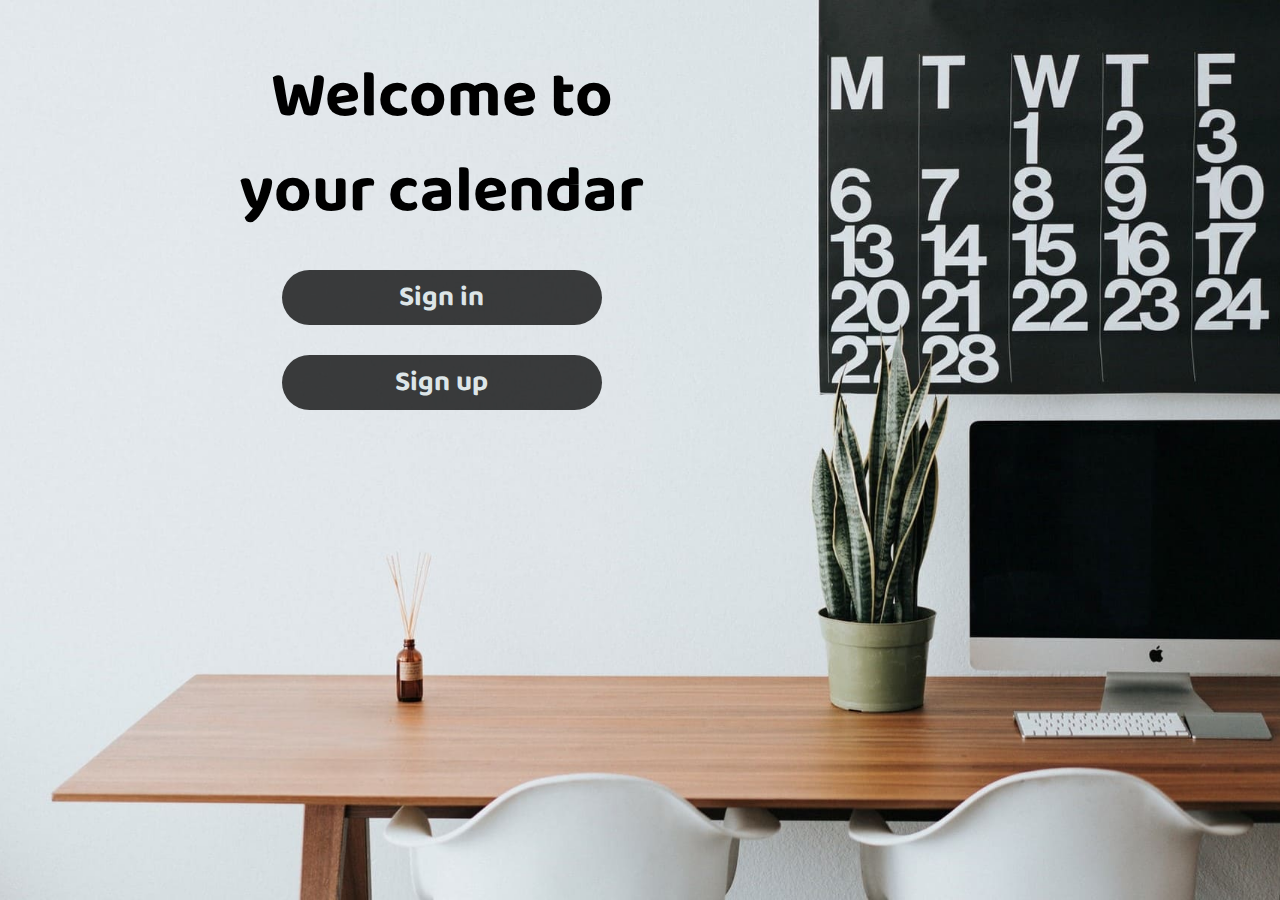
<file: index.html>
<!DOCTYPE html>
<html lang="en">
<head>
    <meta charset="UTF-8">
    <title>Your calendar</title>
    <link href="https://fonts.googleapis.com/css?family=Baloo+Paaji+2&display=swap" rel="stylesheet">
    <link href="index.css" rel="stylesheet">
</head>
<body>
    <main class="main">
        <h1> Welcome to your calendar</h1>
        <form action="log_in.html">
            <button>Sign in</button>
        </form>
        <form action="register.html">
            <button>Sign up</button>
        </form>
    </main>
    
</body>
</html>
</file>
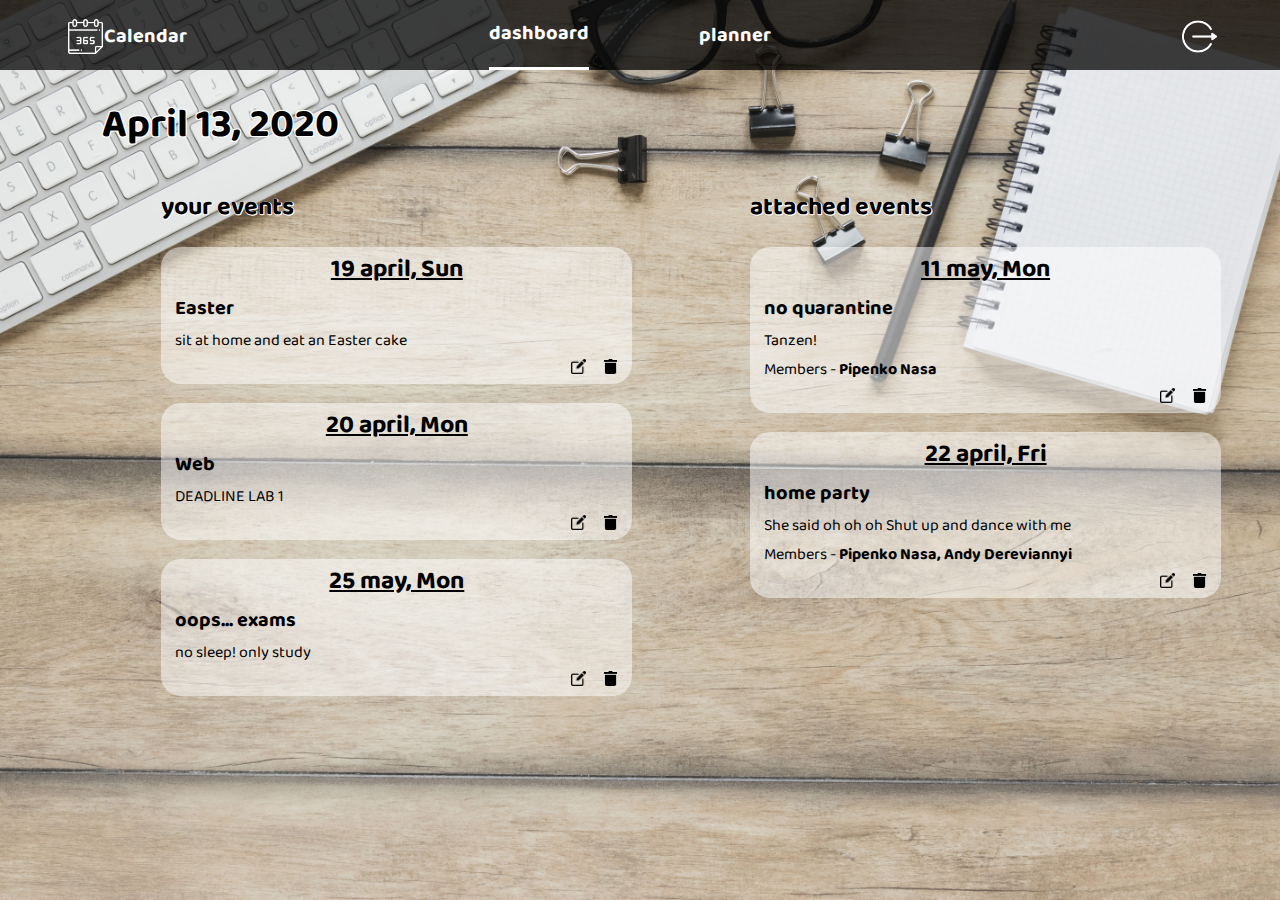
<file: dashboard.html>
<!DOCTYPE html>
<html lang="en">
<head>
    <meta name="viewport" content="width=device-width, initial-scale=1">
    <title>Your calendar</title>
    <link href="https://fonts.googleapis.com/css?family=Baloo+Paaji+2&display=swap" rel="stylesheet">
    <link href="dashboard.css" rel="stylesheet">
</head>
<body>
    <header>
        <div class="icon">
            <img class="icon_img" src="img/calendar.png" alt="icon">
            <h3>Calendar</h3>
        </div>
        <div class="nav">
            <button id="dash">dashboard</button>
            <form action="planning.html">
                <button id="plan">planner</button>
            </form>
        </div>
        <div class="out">
            <a href="index.html"><img src="img/logout.png" alt="out"></a>
        </div>
    </header>
    <main>
        <h1>April 13, 2020</h1>
        <div class = "main_blocks">
            <div class="your_events">
                <h3>your events</h3>
                <div class="event">
                    <h4 class="date">19 april, Sun</h4>
                    <h4 class="title">Easter</h4>
                    <p>sit at home and eat an Easter cake</p>
                    <div class="e_d">
                        <img  src="img/edit.png" alt="edit">
                        <img  src="img/delete.png" alt="delete">
                    </div>
                </div>
                <div class="event">
                    <h4 class="date">20 april, Mon</h4>
                    <h4 class="title">Web</h4>
                    <p>DEADLINE LAB 1</p>
                    <div class="e_d">
                        <img  src="img/edit.png" alt="edit">
                        <img  src="img/delete.png" alt="delete">
                    </div>
                </div>
                <div class="event">
                    <h4 class="date">25 may, Mon</h4>
                    <h4 class="title">oops... exams</h4>
                    <p>no sleep! only study</p>
                    <div class="e_d">
                        <img  src="img/edit.png" alt="edit">
                        <img  src="img/delete.png" alt="delete">
                    </div>
                </div>
            </div>
            <div class="attached_events">
                <h3>attached events</h3>
                <div class="event">
                    <h4 class="date">11 may, Mon</h4>
                    <h4 class="title">no quarantine</h4>
                    <p>Tanzen!</p>
                    <p>Members - <b>Pipenko Nasa</b></p>
                    <div class="e_d">
                        <img  src="img/edit.png" alt="edit">
                        <img  src="img/delete.png" alt="delete">
                    </div>
                </div>
                <div class="event">
                    <h4 class="date">22 april, Fri</h4>
                    <h4 class="title">home party</h4>
                    <p>She said oh oh oh Shut up and dance with me</p>
                    <p>Members - <b>Pipenko Nasa,  Andy Dereviannyi</b></p>
                    <div class="e_d">
                        <img  src="img/edit.png" alt="edit">
                        <img  src="img/delete.png" alt="delete">
                    </div>
                </div>
            </div>
        </div>
    </main>
</body>
</html>
</file>
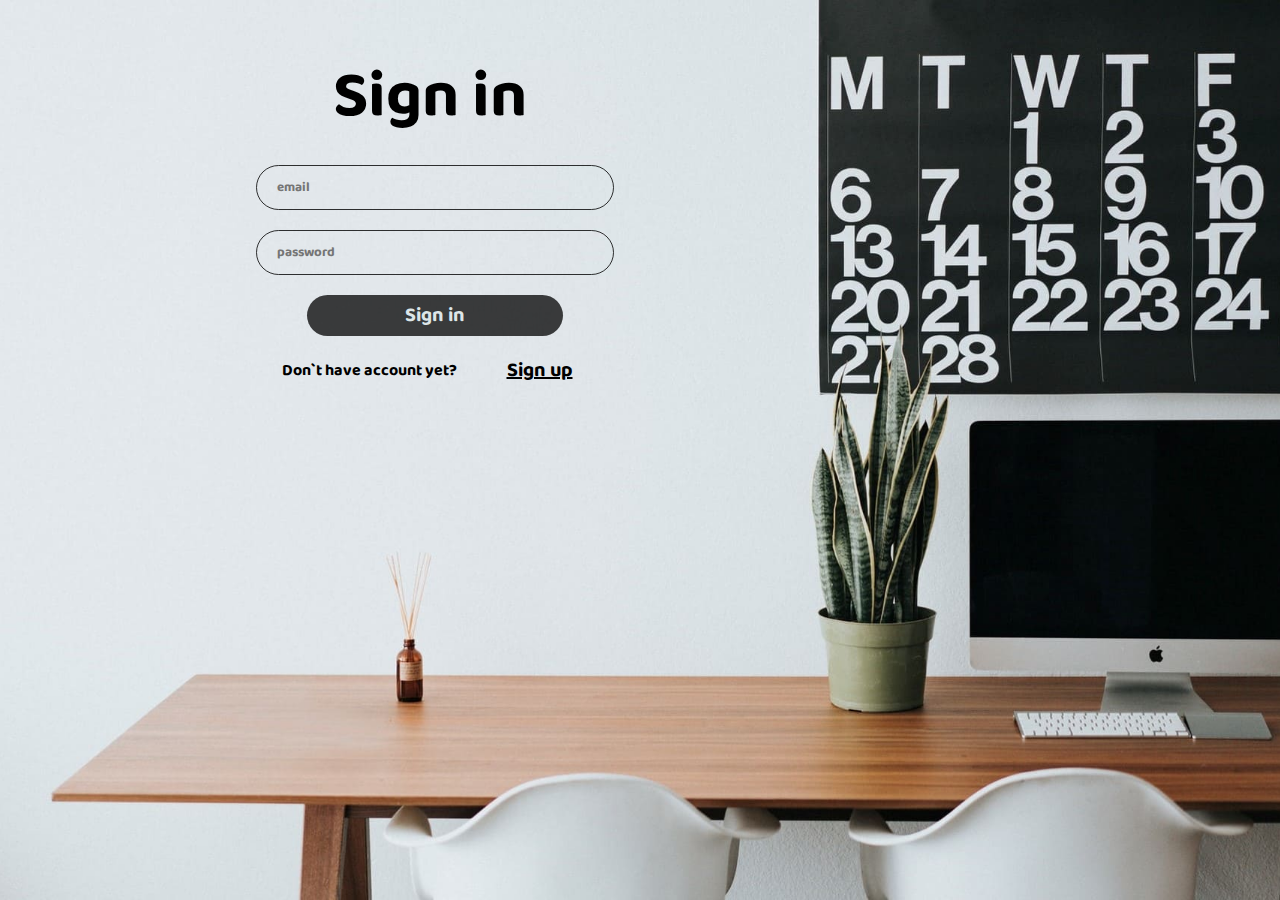
<file: log_in.html>
<!DOCTYPE html>
<html lang="en">
<head>
    <meta name="viewport" content="width=device-width, initial-scale=1">
    <title>Your calendar</title>
    <link href="https://fonts.googleapis.com/css?family=Baloo+Paaji+2&display=swap" rel="stylesheet">
    <link href="log_in.css" rel="stylesheet">
</head>
<body>
    <main class="log_in">
        <h2>Sign in</h2>
        <form action="dashboard.html">
            <div class= "form" >
                <input type="email" class="form_control" placeholder="email" required>
            </div>
            <div class="form">
                <input type="password" class="form_control"placeholder="password" required>
            </div>
            <button type="submit">Sign in</button>
        </form>
        <div class="sign_up">
            <p>Don`t have account yet?</p> <a href="register.html">Sign up</a>
        </div>
    </main>
</body>
</html>
</file>
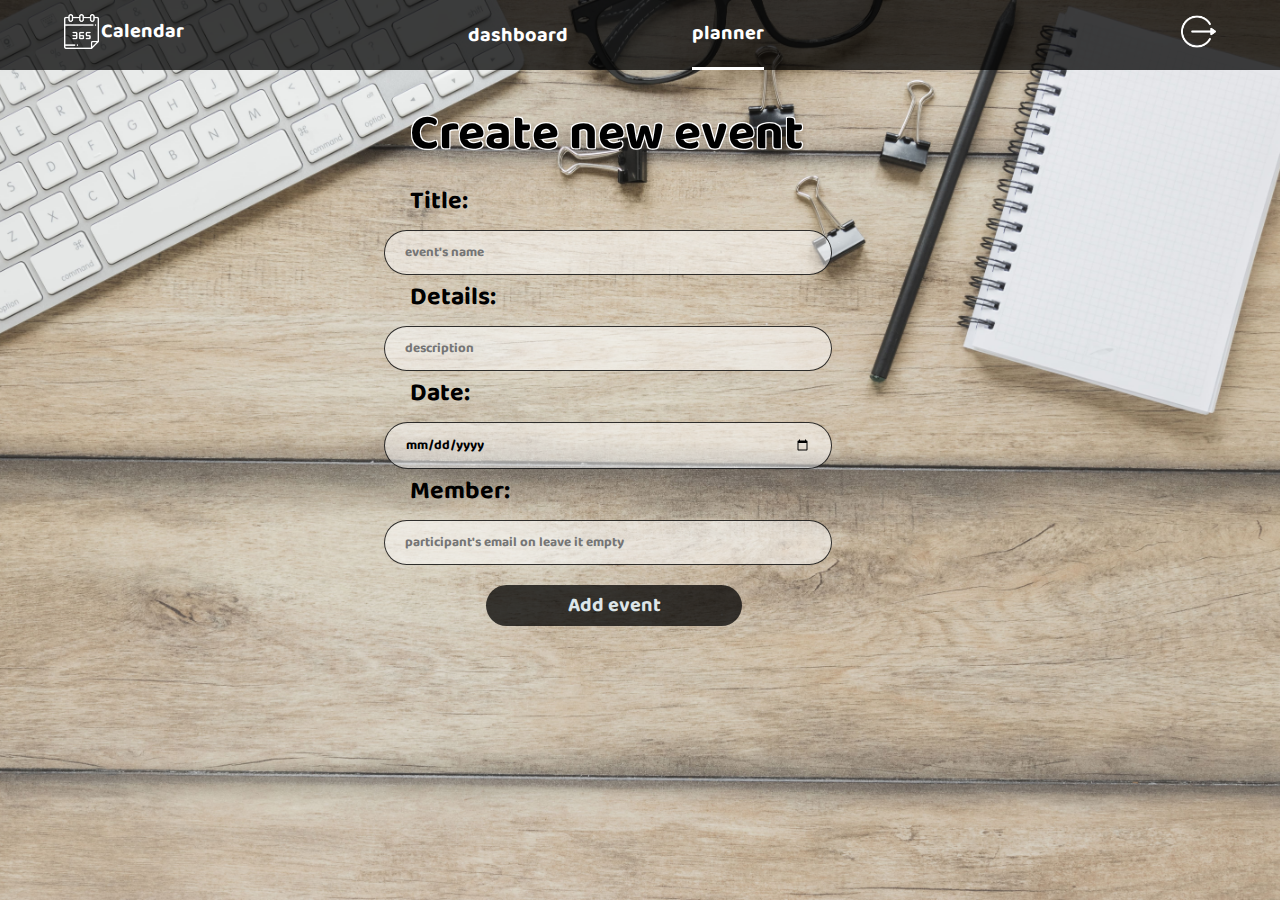
<file: planning.html>
<!DOCTYPE html>
<html lang="en">
<head>
    <meta name="viewport" content="width=device-width, initial-scale=1">
    <title>Your calendar</title>
    <link href="https://fonts.googleapis.com/css?family=Baloo+Paaji+2&display=swap" rel="stylesheet">
    <link href="planning.css" rel="stylesheet">
</head>
<body>
    <header>
        <div class="icon">
            <img class="icon_img" src="img/calendar.png" alt="icon">
            <h3>Calendar</h3>
        </div>
        <div class="nav">
            <form action="dashboard.html">
                <button id="dash">dashboard</button>
            </form>
            <button id="plan">planner</button>
        </div>
        <div class="out">
            <a href="index.html"><img src="img/logout.png" alt="out"></a>
        </div>
    </header>
    <main>
        <h1>Create new event</h1>
        <form action="dashboard.html">
            <h4>Title:</h4>
            <div class= "form" >
                <input type="text" class="form_control" placeholder="event's name" required>
            </div>
            <h4>Details:</h4>
            <div class= "form" >
                <input type="text" class="form_control" placeholder="description" required>
            </div>
            <h4>Date:</h4>
            <div class= "form" >
                <input type="date" class="form_control" placeholder="choose a date" required>
            </div>
            <h4>Member:</h4>
            <div class="form">
                <input type="text" class="form_control"placeholder="participant's email on leave it empty">
            </div>
            <button type="submit">Add event</button>
        </form>

    </main>
</body>
</html>
</file>
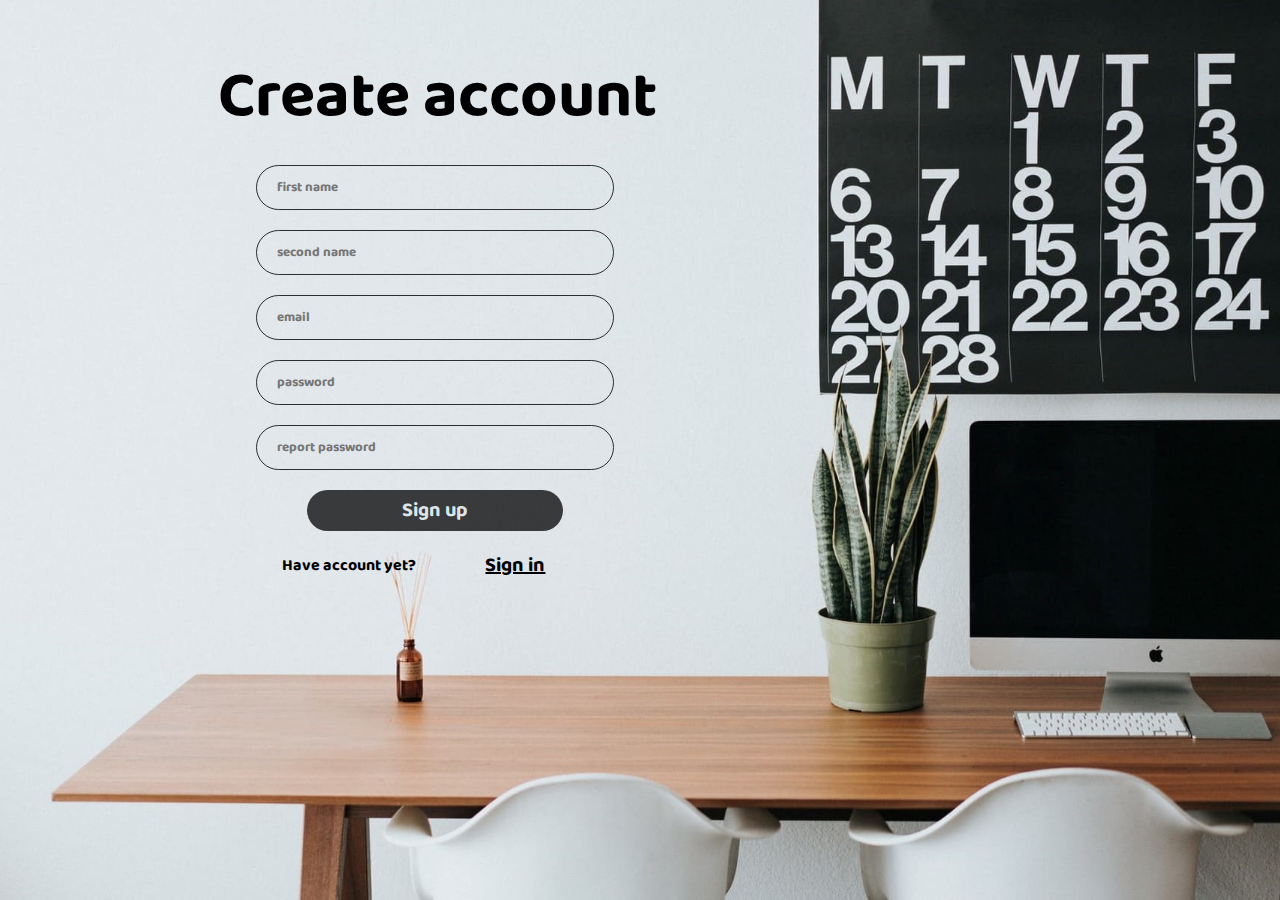
<file: register.html>
<!DOCTYPE html>
<html lang="en">
<head>
    <meta charset="UTF-8">
    <title>Your calendar</title>
    <link href="https://fonts.googleapis.com/css?family=Baloo+Paaji+2&display=swap" rel="stylesheet">
    <link href="register.css" rel="stylesheet"></title>
</head>
<body>
    <main class="register">
        <h2>Create account</h2>
        <form action="#">
            <div class= "form" >
                <input type="text" class="form_control" placeholder="first name" required>
            </div>
            <div class= "form" >
                <input type="text" class="form_control" placeholder="second name" required>
            </div>
            <div class= "form" >
                <input type="email" class="form_control" placeholder="email" required>
            </div>
            <div class="form">
                <input type="password" class="form_control"placeholder="password" required>
            </div>
            <div class="form">
                <input type="password" class="form_control"placeholder="report password" required>
            </div>
        </form>
        <button type="submit">Sign up</button>
        <div class="sign_in">
            <p>Have account yet?</p> <a href="log_in.html">Sign in</a>
        </div>
    </main>
</body>
</html>
</file>
<file: index.css>
*{
    margin: 0;
    padding: 0;
}
body{
    font-family: 'Baloo Paaji 2', cursive;
    width: 100%;
    background-image:url(img/first_page.jpg);
    background-size: cover;
    background-position: center center;
    background-repeat: no-repeat;
    background-attachment: fixed;

}

.main h1{
    margin-top: 50px;
    margin-left: 17%;
    width: 35%;
    font-size: 65px;
    line-height: 95px;
    display: flex;
    align-items: center;
    text-align: center;
    color: #000000;
}

.main button{
    display: block;
    margin-top: 30px;
    margin-left: 22%;
    padding: 3px ;
    width: 25%;
    border-radius: 50px;
    border: none;
    outline: none;
    background: rgba(0, 0, 0, 0.75) ;
    font-family: "Baloo Paaji 2", cursive;
    font-weight: bold;
    font-size: 28px;
    align-items: center;
    text-align: center;
    color: #DDE5E8;
}

button:hover{
    background: rgba(0, 0, 0, 0.5);
    color: white;
    cursor: pointer;
    transition-duration: 0.7s;
}

button:active{
    position:relative;
    cursor: pointer;
}

@media screen and (max-width: 700px){

    *, *:after, *:before {
        box-sizing: border-box;
        padding: 0;
        margin: 0;
        transition: .5s ease-in-out;
    }

/*    bode{
        width: 100%;
        height: 100%;
        background-image: none;
        background-size: contain;
    }*/
    .main h1{
        font-size: 50px;
        margin-left: 25%;
    }
    .main button{
        width: 40%;
    }
}

@media screen and (max-width: 400px){
    *, *:after, *:before {
        box-sizing: border-box;
        padding: 0;
        margin: 0;
        transition: .5s ease-in-out;
    }

    .main h1{
        margin-top: 30%;
        font-size: 50px;
        margin-left: 25%;
        line-height: 80px;
    }

    .main button{
        width: 70%;
        margin-left: 15%;
    }
}
</file>
<file: dashboard.css>
*{
    margin: 0;
    padding: 0;
}
body{
    font-family: 'Baloo Paaji 2', cursive;
    width: 100%;
    background-image:url(img/back2.jpg);
    background-size: cover;
    background-position: center center;
    background-repeat: no-repeat;
    background-attachment: fixed;
    padding-bottom: 5%;
}

header{
    width: 100%;
    height: 70px;
    background-color: rgba(0, 0, 0, 0.75);
    display: flex;
}

.icon{
    display: flex;
    margin-left: 5%;
    padding-top: 1.5%;
}

.icon_img{
    width: 35px;
    height: 35px;
    background: url(img/calendar.png);
}

.icon h3{
    color: #ffffff;
    margin-left: 1.5%;
    font-size: 20px;
}

.nav{
    margin-left: 20%;
    display: flex;
    width: 40%;
}

.nav button{
    margin-left: 10%;
    margin-right: 20%;
    height: 70px;
    outline: none;
    background: none;
    font-family: "Baloo Paaji 2", cursive;
    font-weight: bold;
    font-size: 20px;
    align-items: center;
    text-align: center;
    color: #ffffff;
}

#dash{
    border: none;
    border-bottom: 3px solid white;
}

#plan{
    border: none;
}

#plan:hover{
    color: gainsboro;
    cursor: pointer;
    transition-duration: 0.5s;
}

.out img{
    width: 35px;
    height: 35px;
}
.out{
    margin-top: 1.5%;
    position: absolute;
    right: 5%;

}
main h1{
    margin-top: 20px;
    margin-left: 8%;
    font-size: 40px;
    font-weight: bold;
    text-shadow:  white 1px 1px 0, #ffffff -1px -1px 0,
                  #ffffff -1px 1px 0, white 1px -1px 0;
}

.main_blocks{
    display: flex;
    justify-content: center;
    flex-wrap: wrap;
    margin-left: 8%;
}



.your_events{
    margin-top: 2%;
    width: 40%;
}

.attached_events{
    margin-top: 2%;
    width: 40%;
    margin-left: 10%;
}

.your_events h3, .attached_events h3{
    font-weight: bold;
    font-size: 25px;
    text-shadow:  white 0.5px 0.5px 0, #ffffff -0.5px -0.5px 0,
    #ffffff -0.5px 0.5px 0, white 0.5px -0.5px 0;
}

.your_events img, .attached_events img{
    width: 15px;
    height: 15px;
}

.event{
    margin-top: 4%;
    background: rgba(255, 255, 255, 0.5);
    border-radius: 20px ;
    transition: 200ms ease-in-out;
}
.event:hover {
    margin-bottom: -10px;
    -webkit-box-shadow: 0 0 5px rgba(0,0,0,0.7);
    box-shadow: 0 0 5px rgba(0,0,0,0.7);
}

.event h4, p, img{
    margin-left: 3%;
}

.date{
    margin-right: 3%;
    font-size: 25px;
    text-align: center;
    text-decoration-line: underline;
    color: #000000;
}

.title{
    font-size: 20px;
    padding-top: 0;
}

.e_d{
    margin-right: 3% ;
    text-align: right;
}

@media screen and (max-width: 900px){
    .main_blocks{
        display: block;
        margin-left: 20%;
    }

    .your_events, .attached_events{
        width: 70%;
        margin-left: 0;
    }

    .nav{
        width: 20%;
    }
}
</file>
<file: log_in.css>
*{
    margin: 0;
    padding: 0;
}
body{
    font-family: 'Baloo Paaji 2', cursive;
    width: 100%;
    background-image:url(img/first_page.jpg);
    background-size: cover;
    background-position: center center;
    background-repeat: no-repeat;
    background-attachment: fixed;
}

.log_in h2{
    margin-top: 50px;
    margin-left: 26%;
    margin-bottom: 10px;
    width: 35%;
    font-size: 65px;
    line-height: 95px;
    display: flex;
    align-items: center;
    text-align: center;
    color: #000000;
}

.form{
    display: block;
    margin-top: 20px;
    margin-left: 20%;
}

.form_control{
    padding: 10px 20px ;
    width: 35%;
    border: 1px solid rgba(0, 0, 0, 0.8);
    box-sizing: border-box;
    border-radius: 50px;
    background-color: transparent;
    outline: none;
    font-family: "Baloo Paaji 2", cursive;
    font-weight: bold;
}

.log_in button{
    margin-top: 20px;
    margin-left: 24%;
    padding: 3px;
    width: 20%;
    border-radius: 40px;
    border: none;
    outline: none;
    background: rgba(0, 0, 0, 0.75) ;
    font-family: "Baloo Paaji 2", cursive;
    font-weight: bold;
    font-size: 20px;
    align-items: center;
    text-align: center;
    color: #DDE5E8;
}
button:hover{
    background: rgba(0, 0, 0, 0.5);
    color: white;
    cursor: pointer;
    transition-duration: 0.7s;
}

button:active{
    position:relative;
    cursor: pointer;
}

.sign_up{
    display: flex;;
    margin-left: 22%;
}

.sign_up p{
    margin-top: 20px;
    margin-right: 5%;
    font-weight: bold;
}

.sign_up a{
    margin-top: 17px;
    font-weight: bold;
    font-size: 20px;
    color: black;
}

@media screen and (max-width: 975px) {
    *, *:after, *:before {
        box-sizing: border-box;
        padding: 0;
        margin: 0;
        transition: .5s ease-in-out;
    }

    .form_control{
        width: 40%;
    }
}

@media screen and (max-width: 750px) {
    *, *:after, *:before {
        box-sizing: border-box;
        padding: 0;
        margin: 0;
        transition: .5s ease-in-out;
    }

    .log_in h2{
        font-size: 45px;
        margin-left: 33%;
        width: 40%;
    }

    .form_control{
        width: 80%;
    }


    .log_in button{
        width: 40%;
        margin-left: 33%;
    }

}
</file>
<file: planning.css>
*{
    margin: 0;
    padding: 0;
}
body{
    font-family: 'Baloo Paaji 2', cursive;
    width: 100%;
    background-image:url(img/back2.jpg);
    background-size: cover;
    background-position: center center;
    background-repeat: no-repeat;
    background-attachment: fixed;
    padding-bottom: 5%;
}

header{
    width: 100%;
    height: 70px;
    background-color: rgba(0, 0, 0, 0.75);
    display: flex;
}

.icon{
    display: flex;
    margin-left: 5%;
    padding-top: 14px;
}

.icon_img{
    width: 35px;
    height: 35px;
    background: url(img/calendar.png);
}

.icon h3{
    color: #ffffff;
    margin-left: 1.5%;
    font-size: 20px;
}

.nav{
    display: flex;
    margin-left: 20%;
    width: 40%;
}

.nav button{
    margin-left: 30%;
    margin-right: 10%;
    height: 70px;
    outline: none;
    background: none;
    font-family: "Baloo Paaji 2", cursive;
    font-weight: bold;
    font-size: 20px;
    align-items: center;
    text-align: center;
    color: #ffffff;
}

#dash{
    border: none;
}

#plan{
    border: none;
    border-bottom: 3px solid white;
}

#dash:hover{
    background-color: transparent;
    color: gainsboro;
    cursor: pointer;
    transition-duration: 0.5s;
}

.out img{
    width: 35px;
    height: 35px;
}

.out{
    margin-top: 14px;
    position: absolute;
    right: 5%;

}
main h1{
    margin-top: 20px;
    margin-left: 32%;
    font-size: 50px;
    font-weight: bold;
    text-shadow:  white 1px 1px 0, #ffffff -1px -1px 0,
    #ffffff -1px 1px 0, white 1px -1px 0;
}

main h4{
    margin-left: 32%;
    font-size: 25px;
}

.form{
    display: block;
    margin-top: 7px;
    margin-left: 30%;
}

.form_control{
    padding: 10px 20px ;
    width: 50%;
    border: 1px solid rgba(0, 0, 0, 0.8);
    box-sizing: border-box;
    border-radius: 50px;
    background: rgba(255, 255, 255, 0.5);
    outline: none;
    font-family: "Baloo Paaji 2", cursive;
    font-weight: bold;
}

main button{
    margin-top: 20px;
    margin-left: 38%;
    padding: 3px;
    width: 20%;
    border-radius: 40px;
    border: none;
    outline: none;
    background: rgba(0, 0, 0, 0.75) ;
    font-family: "Baloo Paaji 2", cursive;
    font-weight: bold;
    font-size: 20px;
    align-items: center;
    text-align: center;
    color: #DDE5E8;
}
button:hover{
    background: rgba(0, 0, 0, 0.5);
    color: white;
    cursor: pointer;
    transition-duration: 0.7s;
}

button:active{
    position:relative;
    cursor: pointer;}

@media screen and (max-width: 975px){
    *, *:after, *:before {
        box-sizing: border-box;
        padding: 0;
        margin: 0;
        transition: .5s ease-in-out;
    }
    main h1{
        margin-left: 32%;
        font-size: 45px ;
    }

    main h4 {
        margin-left: 28%;
        font-size: 23px;
    }

    .form{
        margin-left: 25%;
    }

    .form_control{
        width: 65%;
    }

    .nav{
        width: 20%;
        margin-left: 15%;
    }

    main button{
        width: 30%;
        margin-left: 35%;
    }

}

@media screen and (max-width: 700px){
    *, *:after, *:before {
        box-sizing: border-box;
        padding: 0;
        margin: 0;
        transition: .5s ease-in-out;
    }

    main h1{
        margin-left: 30%;
        font-size: 37px ;
    }

    main h4 {
        margin-left: 33%;
        font-size: 20px;
    }

    .form{
        margin-left: 25%;
    }

    .form_control{
        width: 75%;
    }

    header{
        height: 60px;
    }

    .icon_img{
        width: 25px ;
        height: 25px;
    }

    .icon h3{
        color: #ffffff;
        margin-left: 1.5%;
        font-size: 15px;
    }

    .nav{
        margin-left: 15%;
        display: flex;
        width: 40%;
    }

    .nav button{
        height: 60px;
        font-size: 15px;
    }

    .out img{
        width: 25px;
        height: 25px;

    }

    main button{
        width: 35%;
        margin-left: 35%;
    }

}

@media screen and (max-width: 450px){
    *, *:after, *:before {
        box-sizing: border-box;
        padding: 0;
        margin: 0;
        transition: .5s ease-in-out;
    }

    main h1{
        margin-top: 55px;
        margin-left: 20%;
        font-size: 30px ;
    }

    main h4 {
        margin-left: 25%;
        font-size: 15px;
    }

    .form{
        margin-left: 20%;
    }

    .form_control{
        width: 80%;
    }

    .nav{
        margin-left: 5%;
        display: flex;
        width: 40%;
    }
    main button{
        font-size: 17px;
    }
}
</file>
<file: register.css>
*{
    margin: 0;
    padding: 0;
}
body{
    font-family: 'Baloo Paaji 2', cursive;
    width: 100%;
    background-image:url(img/first_page.jpg);
    background-size: cover;
    background-position: center center;
    background-repeat: no-repeat;
    background-attachment: fixed;
}

.register h2{
    margin-top: 50px;
    margin-left: 17%;
    margin-bottom: 10px;
    width: 45%;
    font-size: 65px;
    line-height: 95px;
    display: flex;
    align-items: center;
    text-align: center;
    color: #000000;
}

.form{
    display: block;
    margin-top: 20px;
    margin-left: 20%;
}

.form_control{
    padding: 10px 20px ;
    width: 35%;
    border: 1px solid rgba(0, 0, 0, 0.8);
    box-sizing: border-box;
    border-radius: 50px;
    background-color: transparent;
    outline: none;
    font-family: "Baloo Paaji 2", cursive;
    font-weight: bold;
}
.register button{
    margin-top: 20px;
    margin-left: 24%;
    padding: 3px;
    width: 20%;
    border-radius: 40px;
    border: none;
    outline: none;
    background: rgba(0, 0, 0, 0.75) ;
    font-family: "Baloo Paaji 2", cursive;
    font-weight: bold;
    font-size: 20px;
    align-items: center;
    text-align: center;
    color: #DDE5E8;
}
button:hover{
    background: rgba(0, 0, 0, 0.5);
    color: white;
    cursor: pointer;
    transition-duration: 0.7s;
}

button:active{
    position:relative;
    cursor: pointer;
}
.sign_in{
    display: flex;;

    margin-left: 22%;
}

.sign_in p{
    margin-top: 20px;
    margin-right: 7%;
    font-weight: bold;
}

.sign_in a{
    margin-top: 17px;
    font-weight: bold;
    font-size: 20px;
    color: black;
}
</file>
